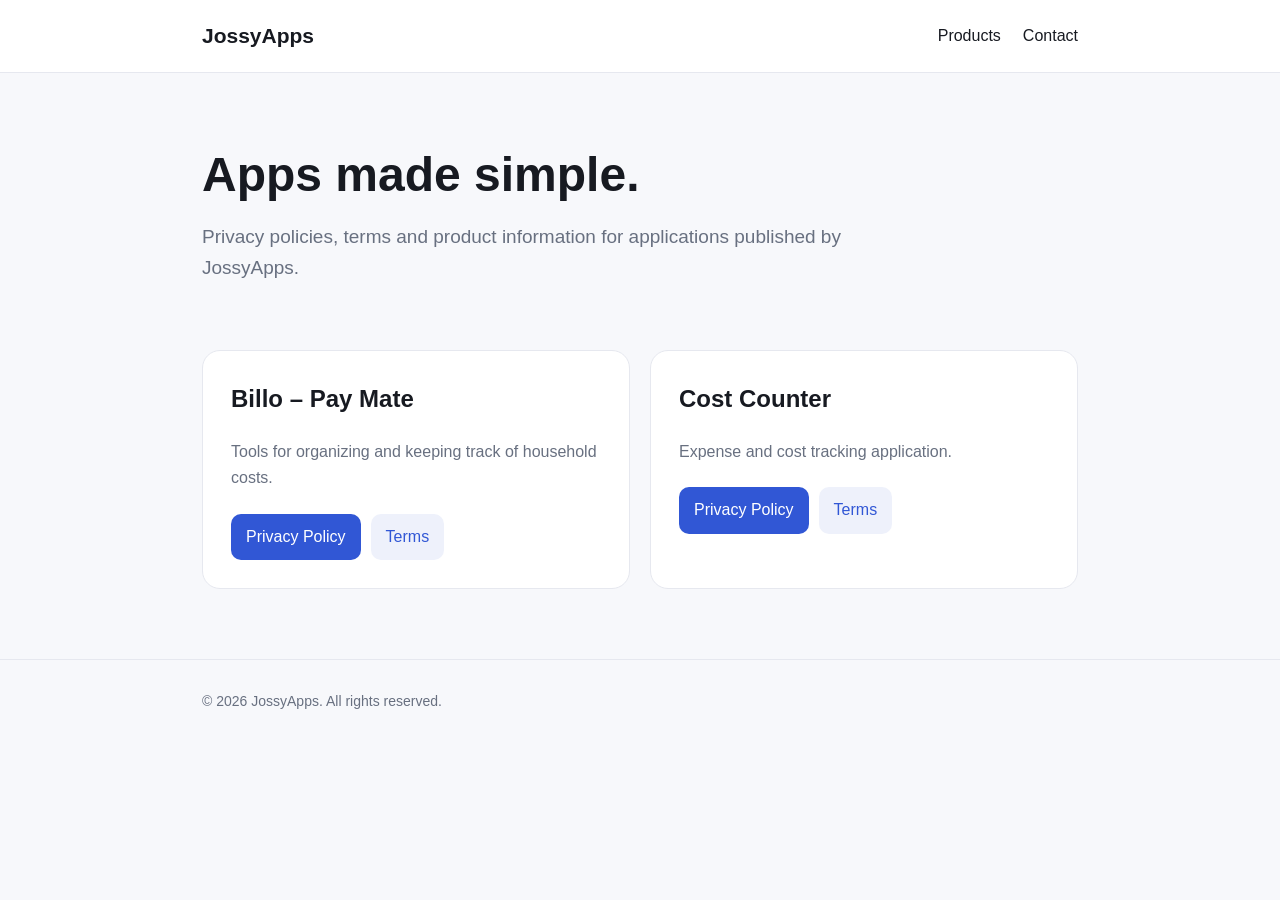
<file: index.html>
<!doctype html><html lang="en"><head><meta charset="utf-8"><meta name="viewport" content="width=device-width,initial-scale=1"><title>JossyApps</title><link rel="stylesheet" href="css/style.css"></head><body>
<header><div class="wrap"><nav><div class="brand">JossyApps</div><div class="nav"><a href="#products">Products</a><a href="contact.html">Contact</a></div></nav></div></header>
<main class="wrap"><section class="hero"><h1>Apps made simple.</h1><p>Privacy policies, terms and product information for applications published by JossyApps.</p></section>
<section class="grid" id="products">
<div class="card"><h2>Billo – Pay Mate</h2><p class="muted">Tools for organizing and keeping track of household costs.</p><div class="buttons"><a class="btn" href="privacy/billo-pay-mate.html">Privacy Policy</a><a class="btn secondary" href="terms/billo-pay-mate.html">Terms</a></div></div>
<div class="card"><h2>Cost Counter</h2><p class="muted">Expense and cost tracking application.</p><div class="buttons"><a class="btn" href="privacy/cost-counter.html">Privacy Policy</a><a class="btn secondary" href="terms/cost-counter.html">Terms</a></div></div>
</section></main>
<footer><div class="wrap">© 2026 JossyApps. All rights reserved.</div></footer></body></html>
</file>
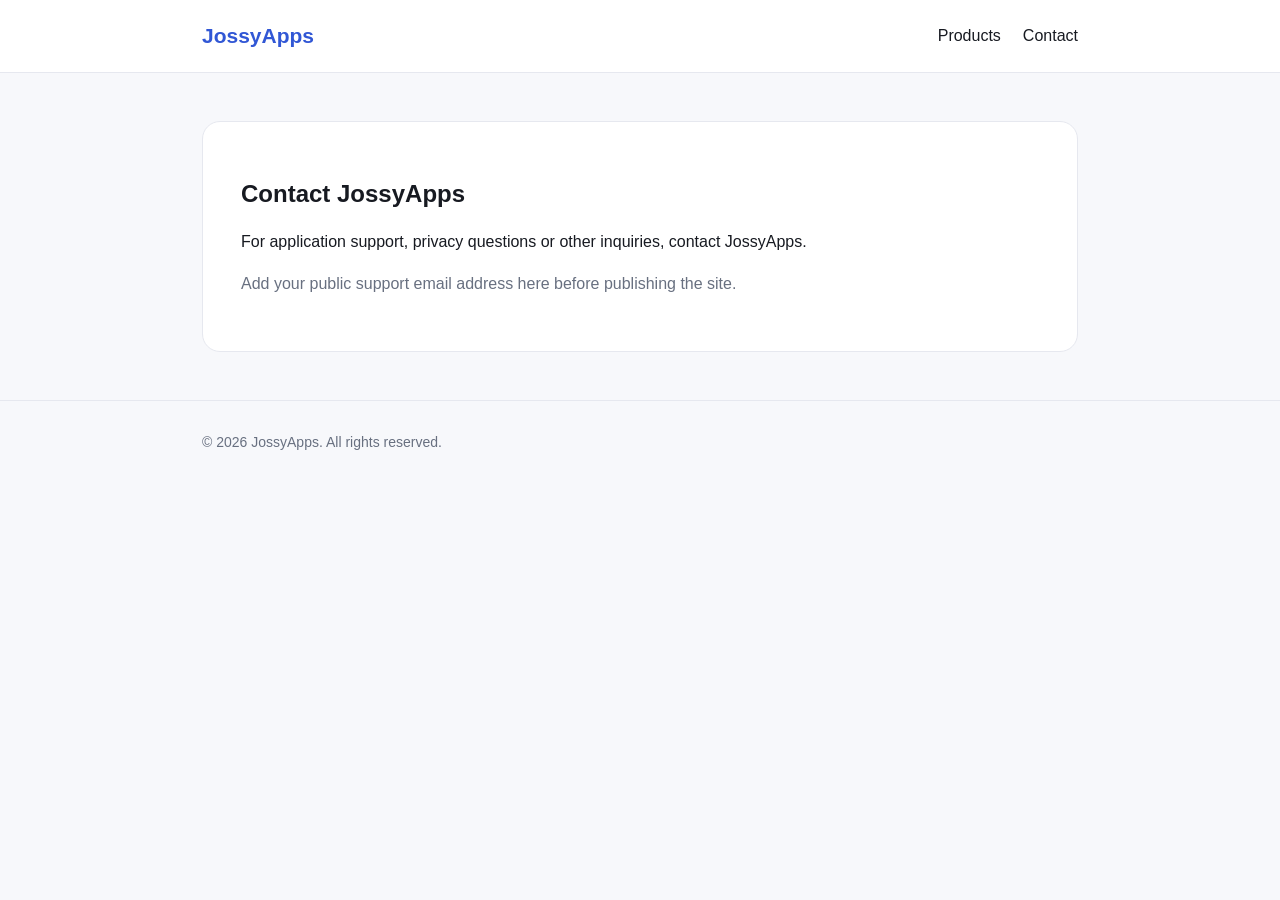
<file: contact.html>
<!doctype html><html lang="en"><head><meta charset="utf-8"><meta name="viewport" content="width=device-width,initial-scale=1"><title>Contact | JossyApps</title><link rel="stylesheet" href="css/style.css"></head><body><header><div class="wrap"><nav><a class="brand" href="index.html">JossyApps</a><div class="nav"><a href="index.html">Products</a><a href="contact.html">Contact</a></div></nav></div></header><main class="wrap"><article class="doc"><h1>Contact JossyApps</h1><p>For application support, privacy questions or other inquiries, contact JossyApps.</p><p class="muted">Add your public support email address here before publishing the site.</p></article></main><footer><div class="wrap">© 2026 JossyApps. All rights reserved.</div></footer></body></html>
</file>
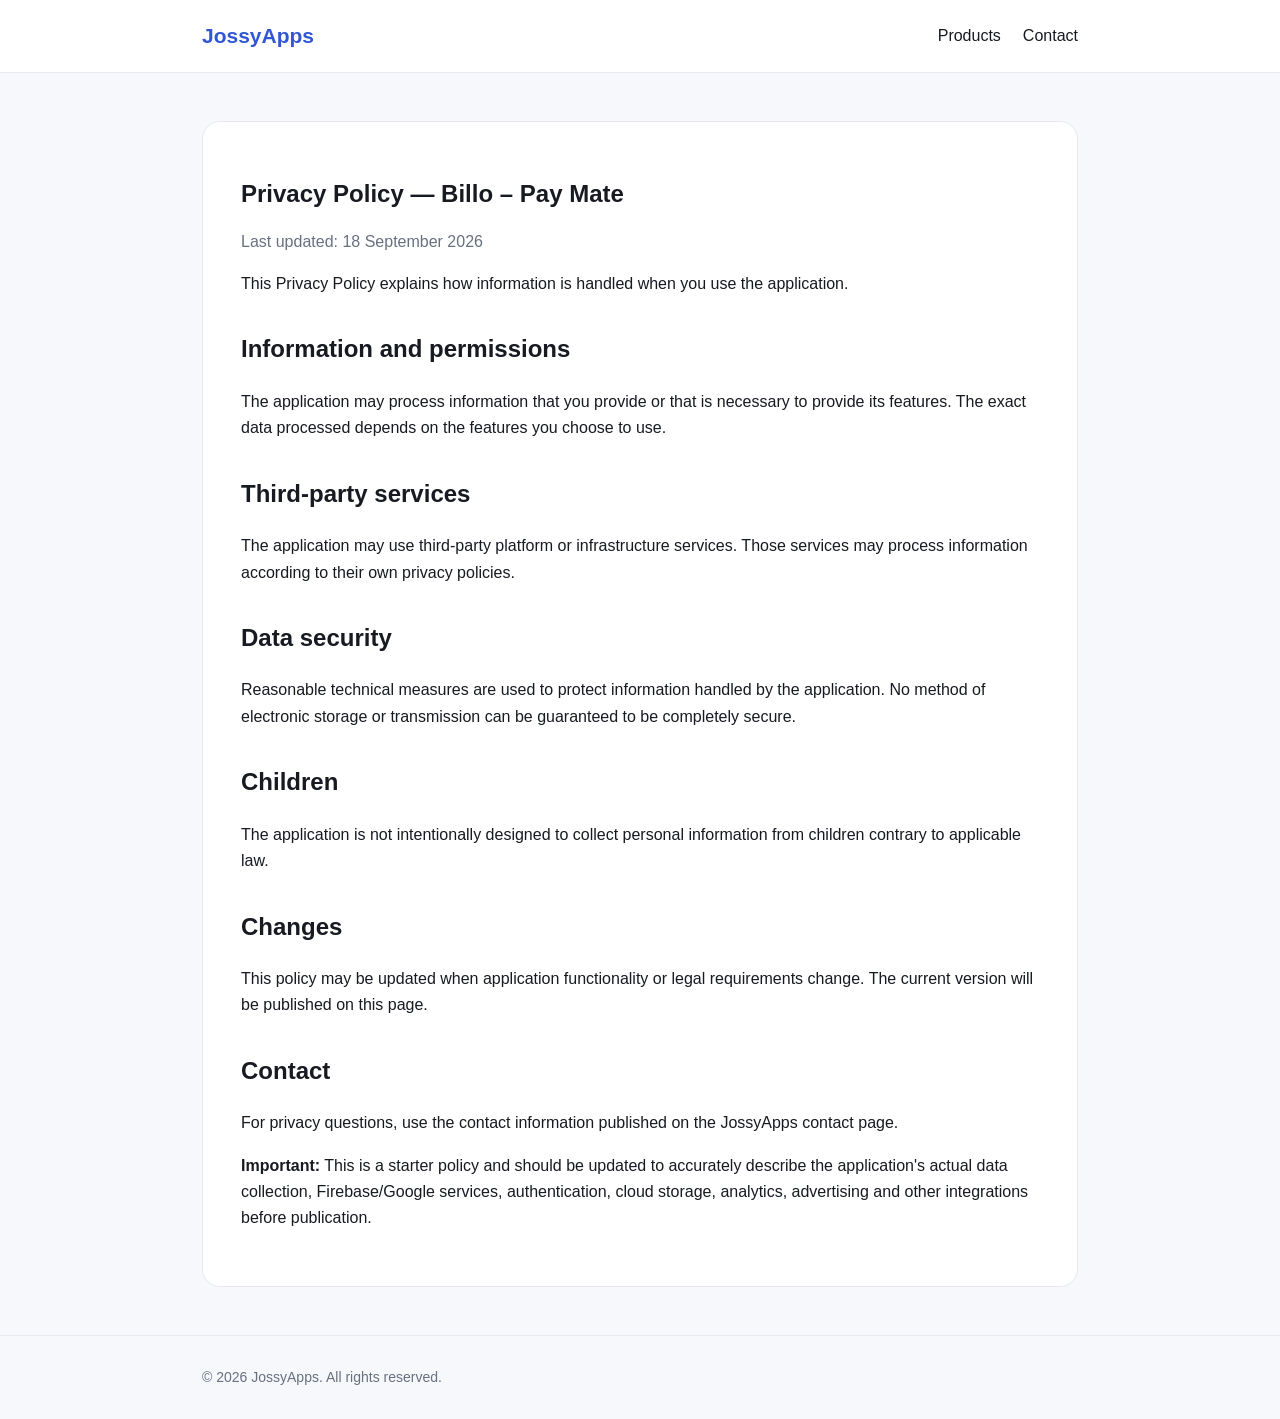
<file: privacy/billo-pay-mate.html>
<!doctype html><html lang="en"><head><meta charset="utf-8"><meta name="viewport" content="width=device-width,initial-scale=1"><title>Privacy Policy — Billo – Pay Mate | JossyApps</title><link rel="stylesheet" href="../css/style.css"></head><body><header><div class="wrap"><nav><a class="brand" href="../index.html">JossyApps</a><div class="nav"><a href="../index.html">Products</a><a href="../contact.html">Contact</a></div></nav></div></header><main class="wrap"><article class="doc"><h1>Privacy Policy — Billo – Pay Mate</h1>
<p class="muted">Last updated: 18 September 2026</p>
<p>This Privacy Policy explains how information is handled when you use the application.</p>
<h2>Information and permissions</h2>
<p>The application may process information that you provide or that is necessary to provide its features. The exact data processed depends on the features you choose to use.</p>
<h2>Third-party services</h2>
<p>The application may use third-party platform or infrastructure services. Those services may process information according to their own privacy policies.</p>
<h2>Data security</h2>
<p>Reasonable technical measures are used to protect information handled by the application. No method of electronic storage or transmission can be guaranteed to be completely secure.</p>
<h2>Children</h2>
<p>The application is not intentionally designed to collect personal information from children contrary to applicable law.</p>
<h2>Changes</h2>
<p>This policy may be updated when application functionality or legal requirements change. The current version will be published on this page.</p>
<h2>Contact</h2>
<p>For privacy questions, use the contact information published on the JossyApps contact page.</p>
<p><strong>Important:</strong> This is a starter policy and should be updated to accurately describe the application's actual data collection, Firebase/Google services, authentication, cloud storage, analytics, advertising and other integrations before publication.</p>
</article></main><footer><div class="wrap">© 2026 JossyApps. All rights reserved.</div></footer></body></html>
</file>
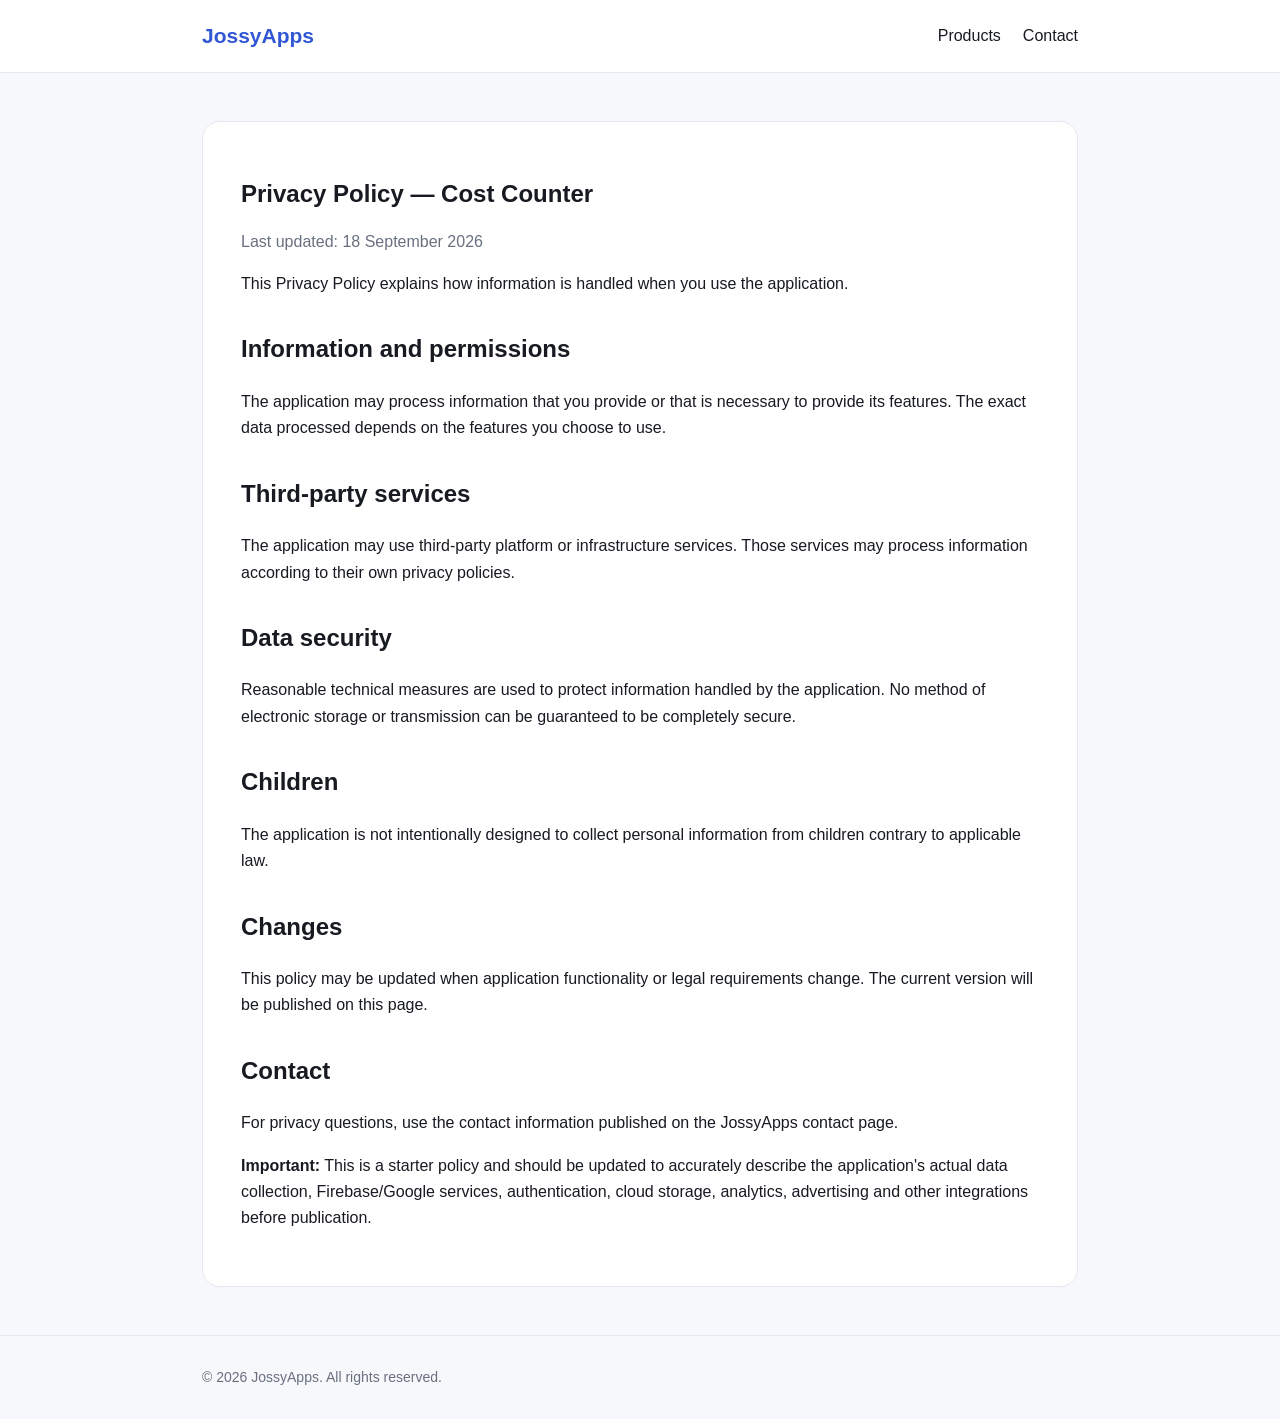
<file: privacy/cost-counter.html>
<!doctype html><html lang="en"><head><meta charset="utf-8"><meta name="viewport" content="width=device-width,initial-scale=1"><title>Privacy Policy — Cost Counter | JossyApps</title><link rel="stylesheet" href="../css/style.css"></head><body><header><div class="wrap"><nav><a class="brand" href="../index.html">JossyApps</a><div class="nav"><a href="../index.html">Products</a><a href="../contact.html">Contact</a></div></nav></div></header><main class="wrap"><article class="doc"><h1>Privacy Policy — Cost Counter</h1>
<p class="muted">Last updated: 18 September 2026</p>
<p>This Privacy Policy explains how information is handled when you use the application.</p>
<h2>Information and permissions</h2>
<p>The application may process information that you provide or that is necessary to provide its features. The exact data processed depends on the features you choose to use.</p>
<h2>Third-party services</h2>
<p>The application may use third-party platform or infrastructure services. Those services may process information according to their own privacy policies.</p>
<h2>Data security</h2>
<p>Reasonable technical measures are used to protect information handled by the application. No method of electronic storage or transmission can be guaranteed to be completely secure.</p>
<h2>Children</h2>
<p>The application is not intentionally designed to collect personal information from children contrary to applicable law.</p>
<h2>Changes</h2>
<p>This policy may be updated when application functionality or legal requirements change. The current version will be published on this page.</p>
<h2>Contact</h2>
<p>For privacy questions, use the contact information published on the JossyApps contact page.</p>
<p><strong>Important:</strong> This is a starter policy and should be updated to accurately describe the application's actual data collection, Firebase/Google services, authentication, cloud storage, analytics, advertising and other integrations before publication.</p>
</article></main><footer><div class="wrap">© 2026 JossyApps. All rights reserved.</div></footer></body></html>
</file>
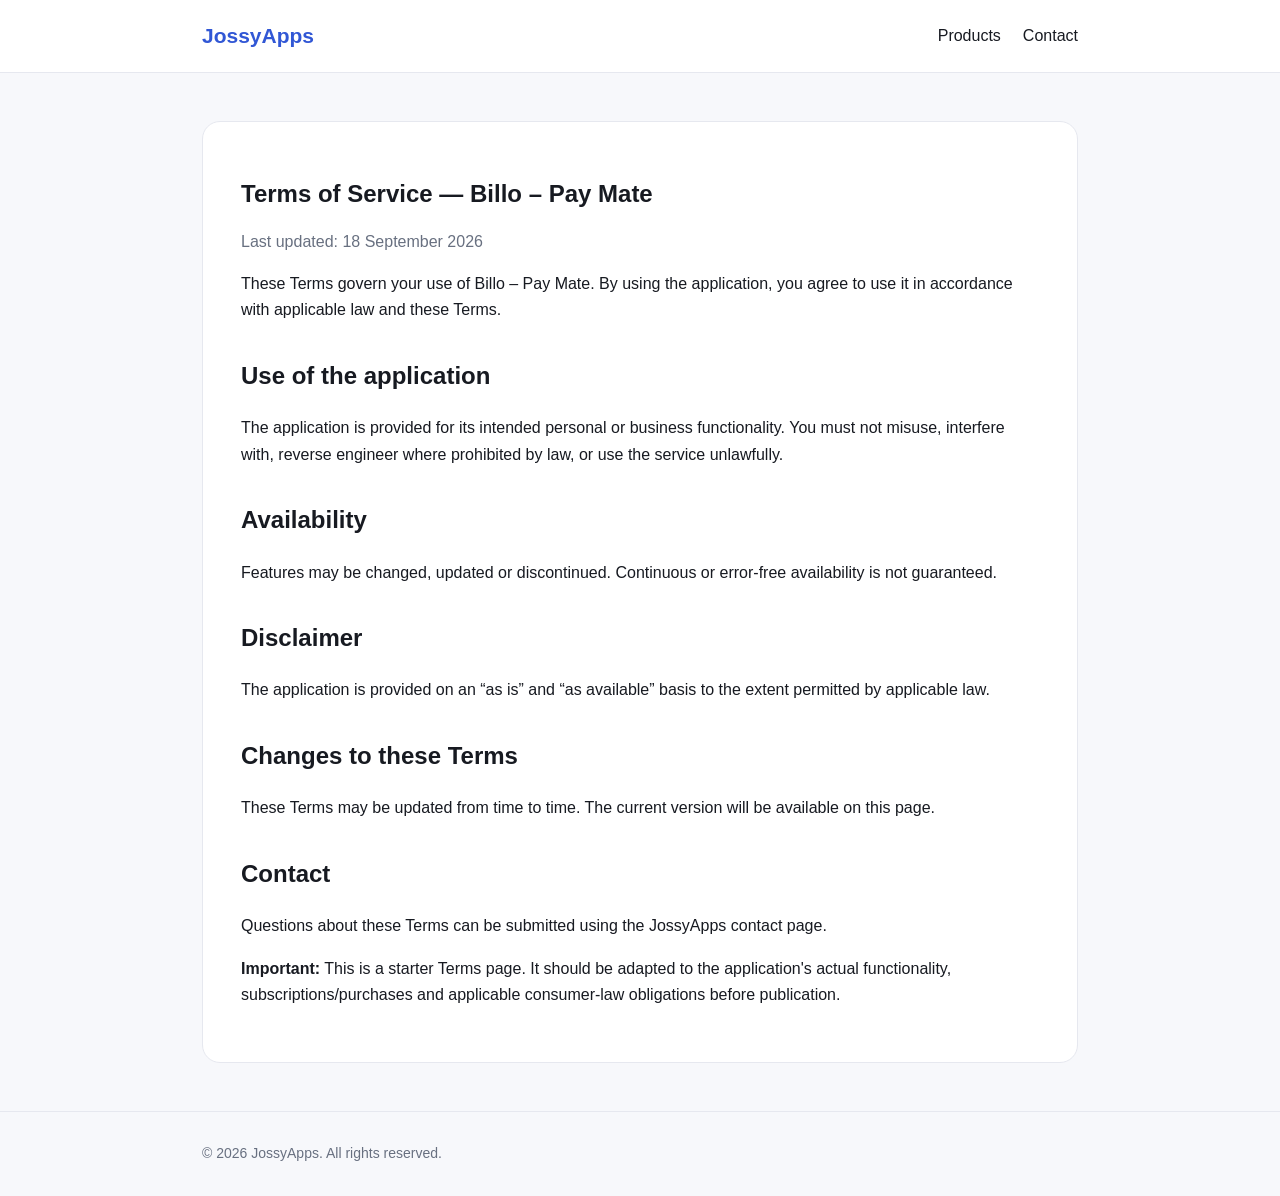
<file: terms/billo-pay-mate.html>
<!doctype html><html lang="en"><head><meta charset="utf-8"><meta name="viewport" content="width=device-width,initial-scale=1"><title>Terms — Billo – Pay Mate | JossyApps</title><link rel="stylesheet" href="../css/style.css"></head><body><header><div class="wrap"><nav><a class="brand" href="../index.html">JossyApps</a><div class="nav"><a href="../index.html">Products</a><a href="../contact.html">Contact</a></div></nav></div></header><main class="wrap"><article class="doc"><h1>Terms of Service — Billo – Pay Mate</h1><p class="muted">Last updated: 18 September 2026</p>
<p>These Terms govern your use of Billo – Pay Mate. By using the application, you agree to use it in accordance with applicable law and these Terms.</p>
<h2>Use of the application</h2><p>The application is provided for its intended personal or business functionality. You must not misuse, interfere with, reverse engineer where prohibited by law, or use the service unlawfully.</p>
<h2>Availability</h2><p>Features may be changed, updated or discontinued. Continuous or error-free availability is not guaranteed.</p>
<h2>Disclaimer</h2><p>The application is provided on an “as is” and “as available” basis to the extent permitted by applicable law.</p>
<h2>Changes to these Terms</h2><p>These Terms may be updated from time to time. The current version will be available on this page.</p>
<h2>Contact</h2><p>Questions about these Terms can be submitted using the JossyApps contact page.</p>
<p><strong>Important:</strong> This is a starter Terms page. It should be adapted to the application's actual functionality, subscriptions/purchases and applicable consumer-law obligations before publication.</p></article></main><footer><div class="wrap">© 2026 JossyApps. All rights reserved.</div></footer></body></html>
</file>
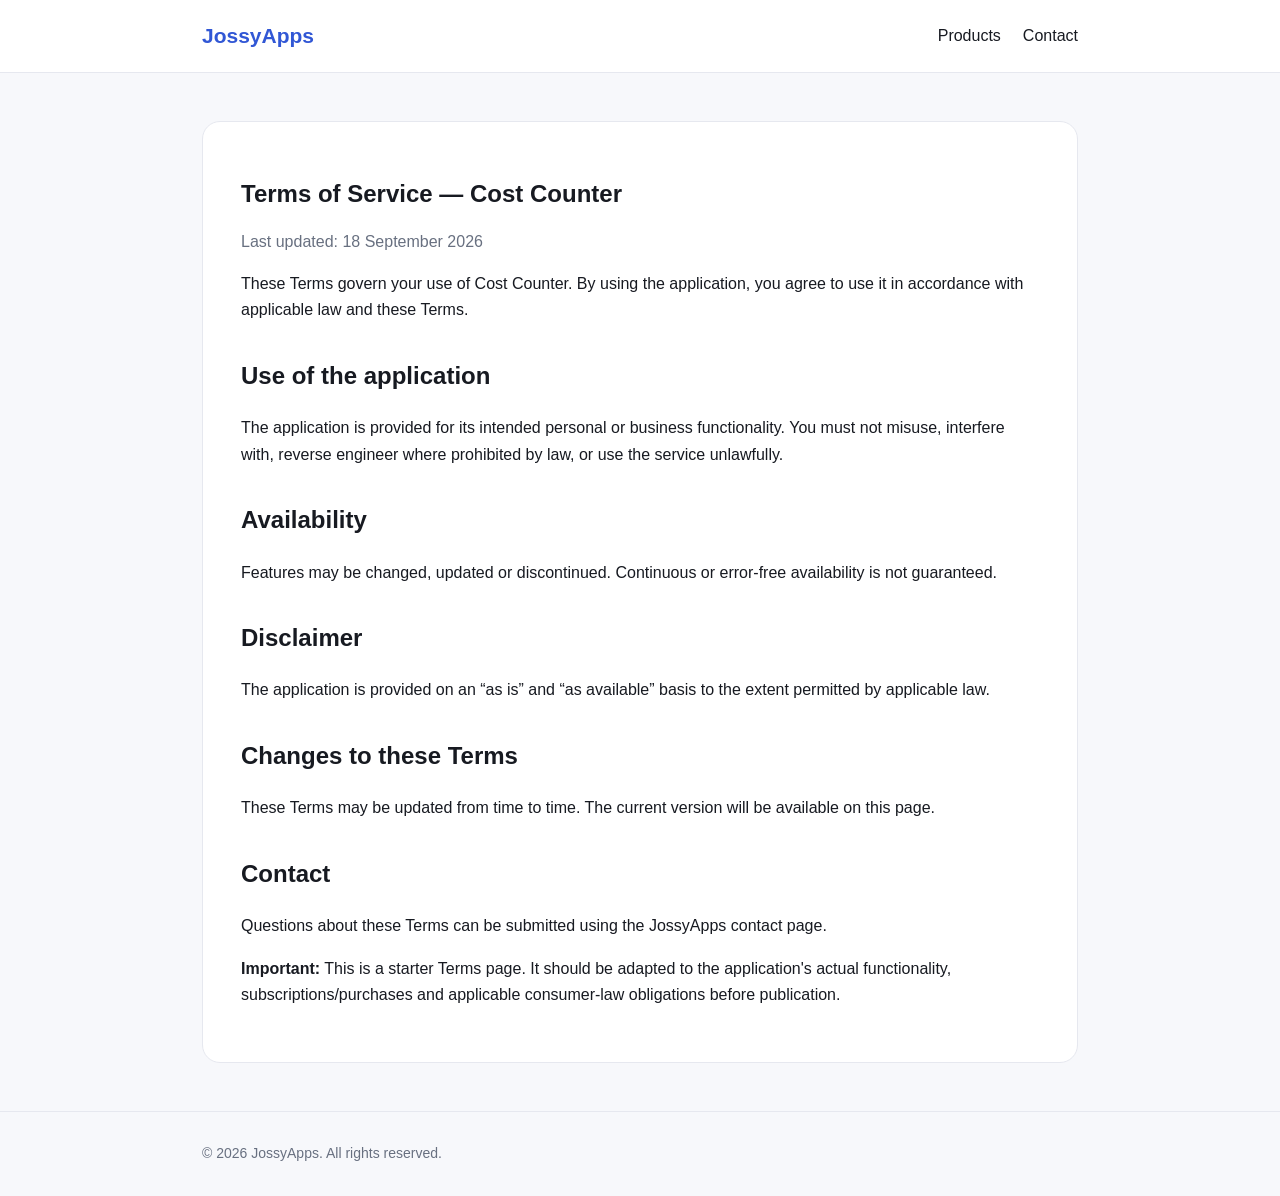
<file: terms/cost-counter.html>
<!doctype html><html lang="en"><head><meta charset="utf-8"><meta name="viewport" content="width=device-width,initial-scale=1"><title>Terms — Cost Counter | JossyApps</title><link rel="stylesheet" href="../css/style.css"></head><body><header><div class="wrap"><nav><a class="brand" href="../index.html">JossyApps</a><div class="nav"><a href="../index.html">Products</a><a href="../contact.html">Contact</a></div></nav></div></header><main class="wrap"><article class="doc"><h1>Terms of Service — Cost Counter</h1><p class="muted">Last updated: 18 September 2026</p>
<p>These Terms govern your use of Cost Counter. By using the application, you agree to use it in accordance with applicable law and these Terms.</p>
<h2>Use of the application</h2><p>The application is provided for its intended personal or business functionality. You must not misuse, interfere with, reverse engineer where prohibited by law, or use the service unlawfully.</p>
<h2>Availability</h2><p>Features may be changed, updated or discontinued. Continuous or error-free availability is not guaranteed.</p>
<h2>Disclaimer</h2><p>The application is provided on an “as is” and “as available” basis to the extent permitted by applicable law.</p>
<h2>Changes to these Terms</h2><p>These Terms may be updated from time to time. The current version will be available on this page.</p>
<h2>Contact</h2><p>Questions about these Terms can be submitted using the JossyApps contact page.</p>
<p><strong>Important:</strong> This is a starter Terms page. It should be adapted to the application's actual functionality, subscriptions/purchases and applicable consumer-law obligations before publication.</p></article></main><footer><div class="wrap">© 2026 JossyApps. All rights reserved.</div></footer></body></html>
</file>
<file: css/style.css>
:root{--bg:#f7f8fb;--card:#fff;--text:#171a21;--muted:#687080;--accent:#3157d5;--line:#e6e8ef}
*{box-sizing:border-box} body{margin:0;font-family:Inter,-apple-system,BlinkMacSystemFont,"Segoe UI",sans-serif;background:var(--bg);color:var(--text);line-height:1.65}
.wrap{max-width:920px;margin:auto;padding:0 22px} header{background:#fff;border-bottom:1px solid var(--line)}
nav{height:72px;display:flex;align-items:center;justify-content:space-between}.brand{font-weight:800;font-size:21px}.nav a,a{color:var(--accent);text-decoration:none}.nav a{margin-left:22px;color:var(--text)}
.hero{padding:76px 0 48px}.hero h1{font-size:48px;line-height:1.1;margin:0 0 18px}.hero p{font-size:19px;color:var(--muted);max-width:650px}
.grid{display:grid;grid-template-columns:repeat(auto-fit,minmax(280px,1fr));gap:20px;padding-bottom:70px}.card{background:var(--card);border:1px solid var(--line);border-radius:18px;padding:28px}
.card h2{margin-top:0}.buttons{display:flex;gap:10px;flex-wrap:wrap;margin-top:22px}.btn{padding:10px 15px;border-radius:10px;background:var(--accent);color:#fff}.btn.secondary{background:#eef1fb;color:var(--accent)}
.doc{background:#fff;border:1px solid var(--line);border-radius:18px;padding:38px;margin:48px auto}.doc h1{line-height:1.2}.doc h2{margin-top:32px}.muted{color:var(--muted)}
footer{border-top:1px solid var(--line);padding:30px 0;color:var(--muted);font-size:14px}
@media(max-width:600px){.hero h1{font-size:38px}.nav a{margin-left:12px}.doc{padding:24px;margin-top:24px}}
</file>
